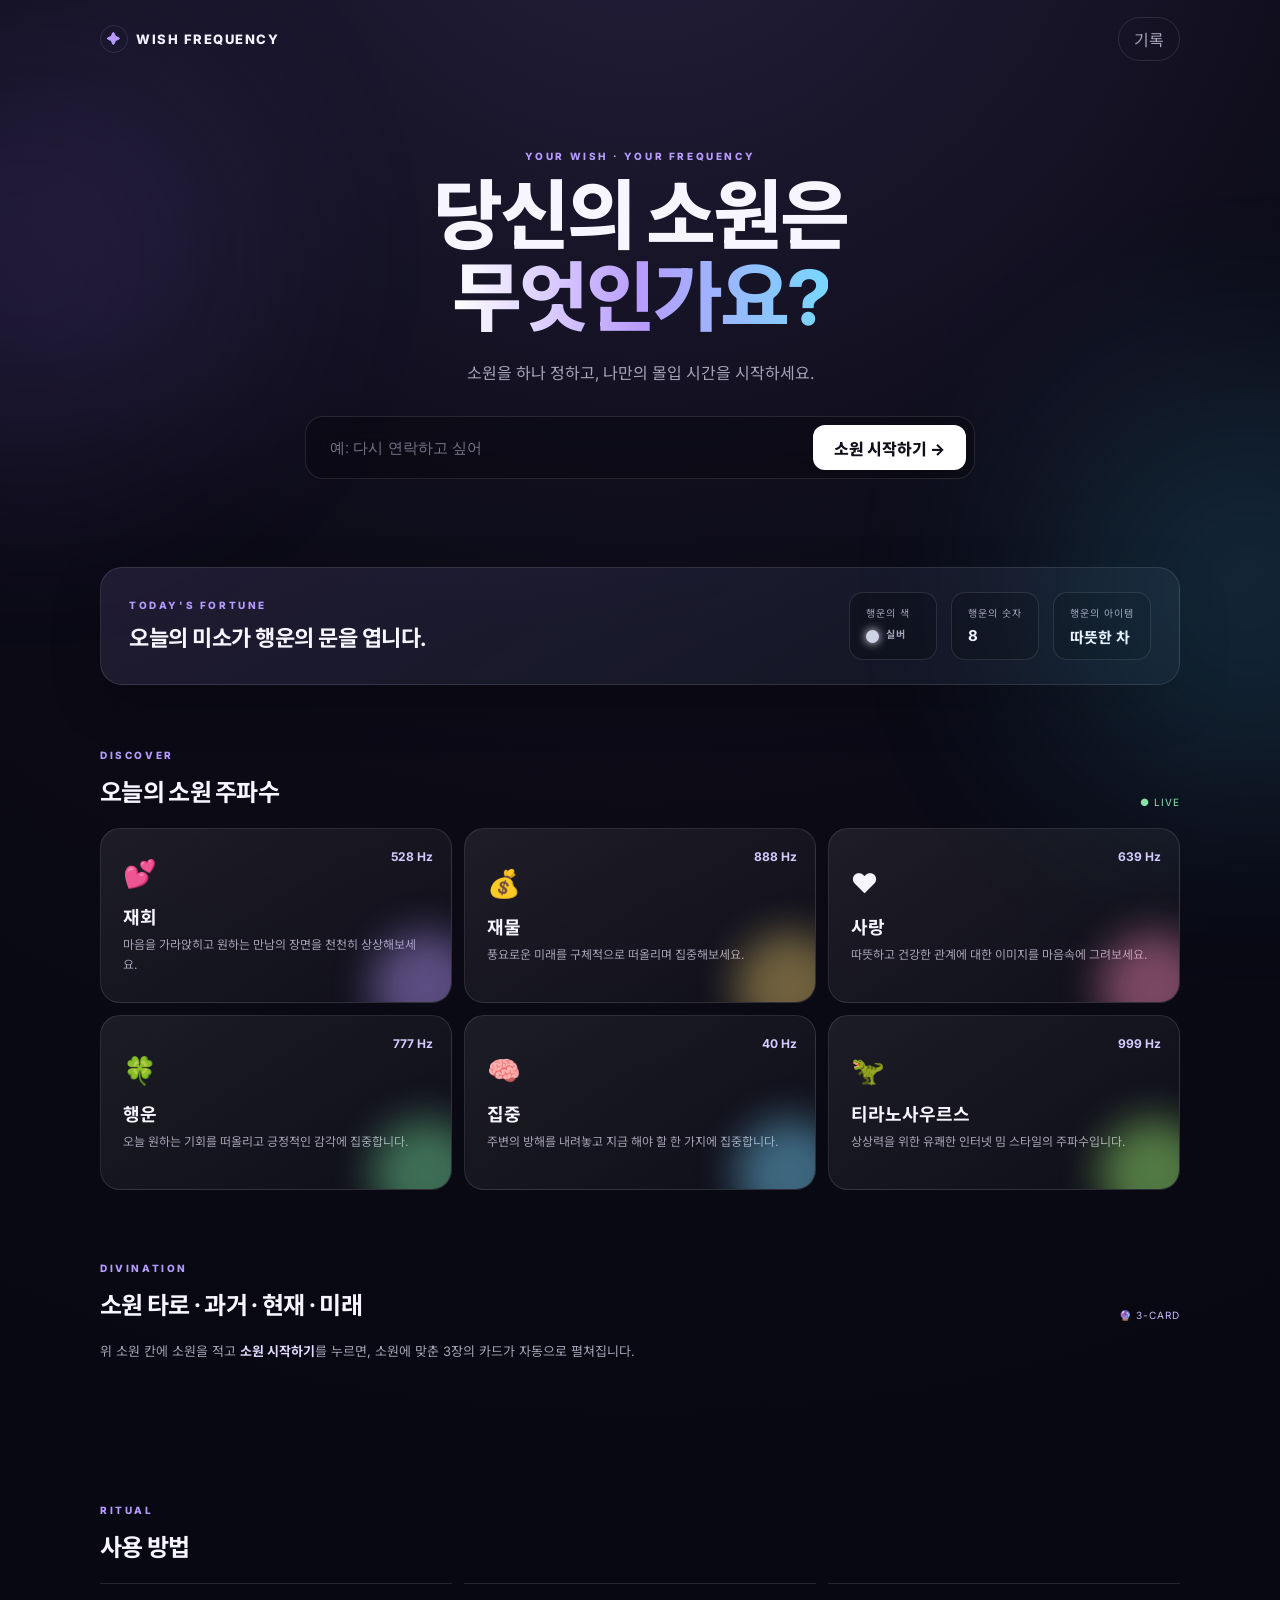
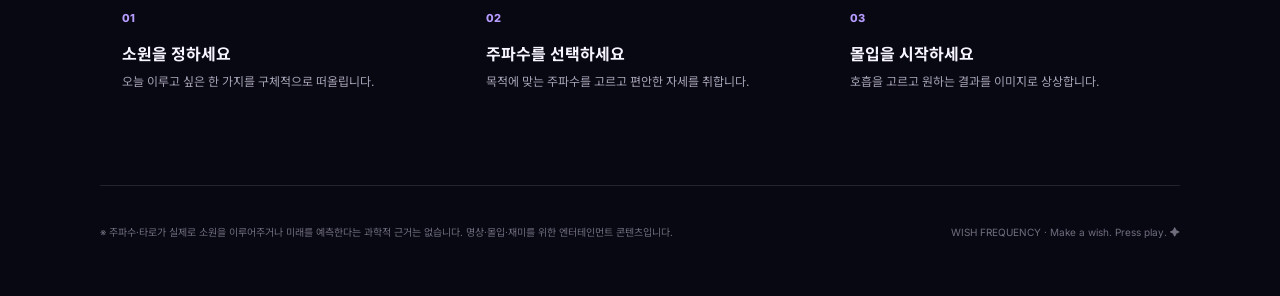
<file: index.html>
<!doctype html>
<html lang="ko">
<head>
  <meta charset="UTF-8" />
  <meta name="viewport" content="width=device-width, initial-scale=1.0" />
  <meta name="theme-color" content="#0b0b17" />
  <title>WISH FREQUENCY — 소원 주파수</title>
  <link rel="stylesheet" href="style.css" />
</head>
<body>
  <div class="ambient ambient-a"></div>
  <div class="ambient ambient-b"></div>

  <main class="app-shell">
    <header class="topbar">
      <div class="brand"><span class="brand-mark">✦</span><span>WISH FREQUENCY</span></div>
      <button id="historyBtn" class="ghost-btn">기록</button>
    </header>

    <section class="hero">
      <p class="eyebrow">YOUR WISH · YOUR FREQUENCY</p>
      <h1>당신의 소원은<br /><span>무엇인가요?</span></h1>
      <p class="hero-copy">소원을 하나 정하고, 나만의 몰입 시간을 시작하세요.</p>

      <div class="wish-box">
        <input id="wishInput" maxlength="80" placeholder="예: 다시 연락하고 싶어" autocomplete="off" />
        <button id="wishBtn">소원 시작하기 <span>→</span></button>
      </div>
    </section>

    <section class="fortune-strip">
      <div class="fortune-main">
        <p class="eyebrow">TODAY'S FORTUNE</p>
        <h2 id="fortuneText">오늘의 운세를 불러오는 중…</h2>
      </div>
      <div class="fortune-lucky">
        <div class="lucky-item"><span>행운의 색</span><strong><i id="luckyColorDot"></i><span id="luckyColor">—</span></strong></div>
        <div class="lucky-item"><span>행운의 숫자</span><strong id="luckyNumber">—</strong></div>
        <div class="lucky-item"><span>행운의 아이템</span><strong id="luckyItem">—</strong></div>
      </div>
    </section>

    <section class="section-block">
      <div class="section-heading">
        <div><p class="eyebrow">DISCOVER</p><h2>오늘의 소원 주파수</h2></div>
        <span class="live-dot">● LIVE</span>
      </div>
      <div id="frequencyGrid" class="frequency-grid"></div>
    </section>

    <section id="playerSection" class="player hidden">
      <div class="player-orbit"><div class="orbit-ring"></div><div class="orbit-core" id="orbitCore">528</div></div>
      <div class="player-info">
        <p class="eyebrow" id="playerCategory">REUNION</p>
        <h2 id="playerTitle">재회</h2>
        <p id="playerDescription">마음을 가라앉히고 원하는 장면을 천천히 상상해보세요.</p>
        <div class="wish-gauge">
          <div class="wish-gauge-head"><span>✦ 소원 성취 기운</span><strong id="wishGaugePct">0%</strong></div>
          <div class="wish-gauge-bar"><span id="wishGaugeFill"></span></div>
        </div>
        <div class="frequency-value"><strong id="playerFrequency">528</strong><span>Hz</span></div>
        <div class="timer-row"><span>남은 시간</span><strong id="timer">11:11</strong></div>
        <div class="progress"><span id="progressBar"></span></div>
        <div class="controls">
          <button id="restartBtn" class="round-btn">↻</button>
          <button id="playBtn" class="play-btn">▶</button>
          <button id="favoriteBtn" class="round-btn">♡</button>
        </div>
        <div class="ambient-mixer">
          <div class="mixer-top"><span class="mixer-label">🌧️ 배경 사운드</span><button id="shareBtn" class="share-btn">🔗 공유</button></div>
          <div class="mixer-btns">
            <button class="mix-btn active" data-amb="none">없음</button>
            <button class="mix-btn" data-amb="rain">빗소리</button>
            <button class="mix-btn" data-amb="waves">파도</button>
            <button class="mix-btn" data-amb="noise">화이트노이즈</button>
          </div>
          <label class="mixer-vol-row"><span>볼륨</span><input id="ambientVol" type="range" min="0" max="100" value="45" /></label>
        </div>
      </div>
    </section>

    <section class="section-block tarot-block" id="tarotSection">
      <div class="section-heading">
        <div><p class="eyebrow">DIVINATION</p><h2>소원 타로 · 과거 · 현재 · 미래</h2></div>
        <span class="live-dot tarot-badge">🔮 3-CARD</span>
      </div>
      <p class="tarot-guide" id="tarotGuide">위 소원 칸에 소원을 적고 <b>소원 시작하기</b>를 누르면, 소원에 맞춘 3장의 카드가 자동으로 펼쳐집니다.</p>
      <div id="tarotBoard" class="tarot-board count-3"></div>
      <div class="tarot-actions">
        <button id="tarotDrawBtn" class="tarot-draw-btn hidden">다시 뽑기 ✦</button>
        <button id="talismanBtn" class="talisman-btn hidden">🔮 소원 부적 카드 만들기</button>
      </div>
      <div id="tarotReading" class="tarot-reading hidden"></div>
    </section>

    <section class="howto">
      <div><p class="eyebrow">RITUAL</p><h2>사용 방법</h2></div>
      <div class="steps">
        <article><span>01</span><h3>소원을 정하세요</h3><p>오늘 이루고 싶은 한 가지를 구체적으로 떠올립니다.</p></article>
        <article><span>02</span><h3>주파수를 선택하세요</h3><p>목적에 맞는 주파수를 고르고 편안한 자세를 취합니다.</p></article>
        <article><span>03</span><h3>몰입을 시작하세요</h3><p>호흡을 고르고 원하는 결과를 이미지로 상상합니다.</p></article>
      </div>
    </section>

    <footer>
      <p>※ 주파수·타로가 실제로 소원을 이루어주거나 미래를 예측한다는 과학적 근거는 없습니다. 명상·몰입·재미를 위한 엔터테인먼트 콘텐츠입니다.</p>
      <p>WISH FREQUENCY · Make a wish. Press play. ✦</p>
    </footer>
  </main>

  <div id="affirmModal" class="modal hidden" role="dialog" aria-modal="true" aria-labelledby="affirmWish">
    <div class="modal-backdrop" id="affirmBackdrop"></div>
    <div class="modal-card">
      <span class="modal-eyebrow">✦ POSITIVE AFFIRMATION</span>
      <h3 id="affirmWish">“소원”</h3>
      <p class="modal-sub">아래 확언을 소리 내어 <b>3번</b> 외쳐보세요.</p>
      <ul id="affirmList" class="affirm-list"></ul>
      <button id="affirmReadBtn" class="affirm-read-btn">확언 외치기 <span id="affirmCount">(0/3)</span></button>
      <button id="affirmCloseBtn" class="affirm-close-btn">마음에 새기기</button>
    </div>
  </div>

  <div id="talismanModal" class="modal hidden" role="dialog" aria-modal="true">
    <div class="modal-backdrop" id="talismanBackdrop"></div>
    <div class="modal-card talisman-modal-card">
      <span class="modal-eyebrow">✦ WISH TALISMAN</span>
      <img id="talismanImg" class="talisman-img" alt="소원 부적 카드" />
      <a id="talismanDownload" class="affirm-read-btn talisman-save" download>이미지 저장하기 ⬇</a>
      <button id="talismanShare" class="affirm-close-btn talisman-share">공유하기 🔗</button>
      <button id="talismanCloseBtn" class="affirm-close-btn">닫기</button>
    </div>
  </div>

  <div id="toast" class="toast"></div>
  <script src="app.js"></script>
</body>
</html>
</file>
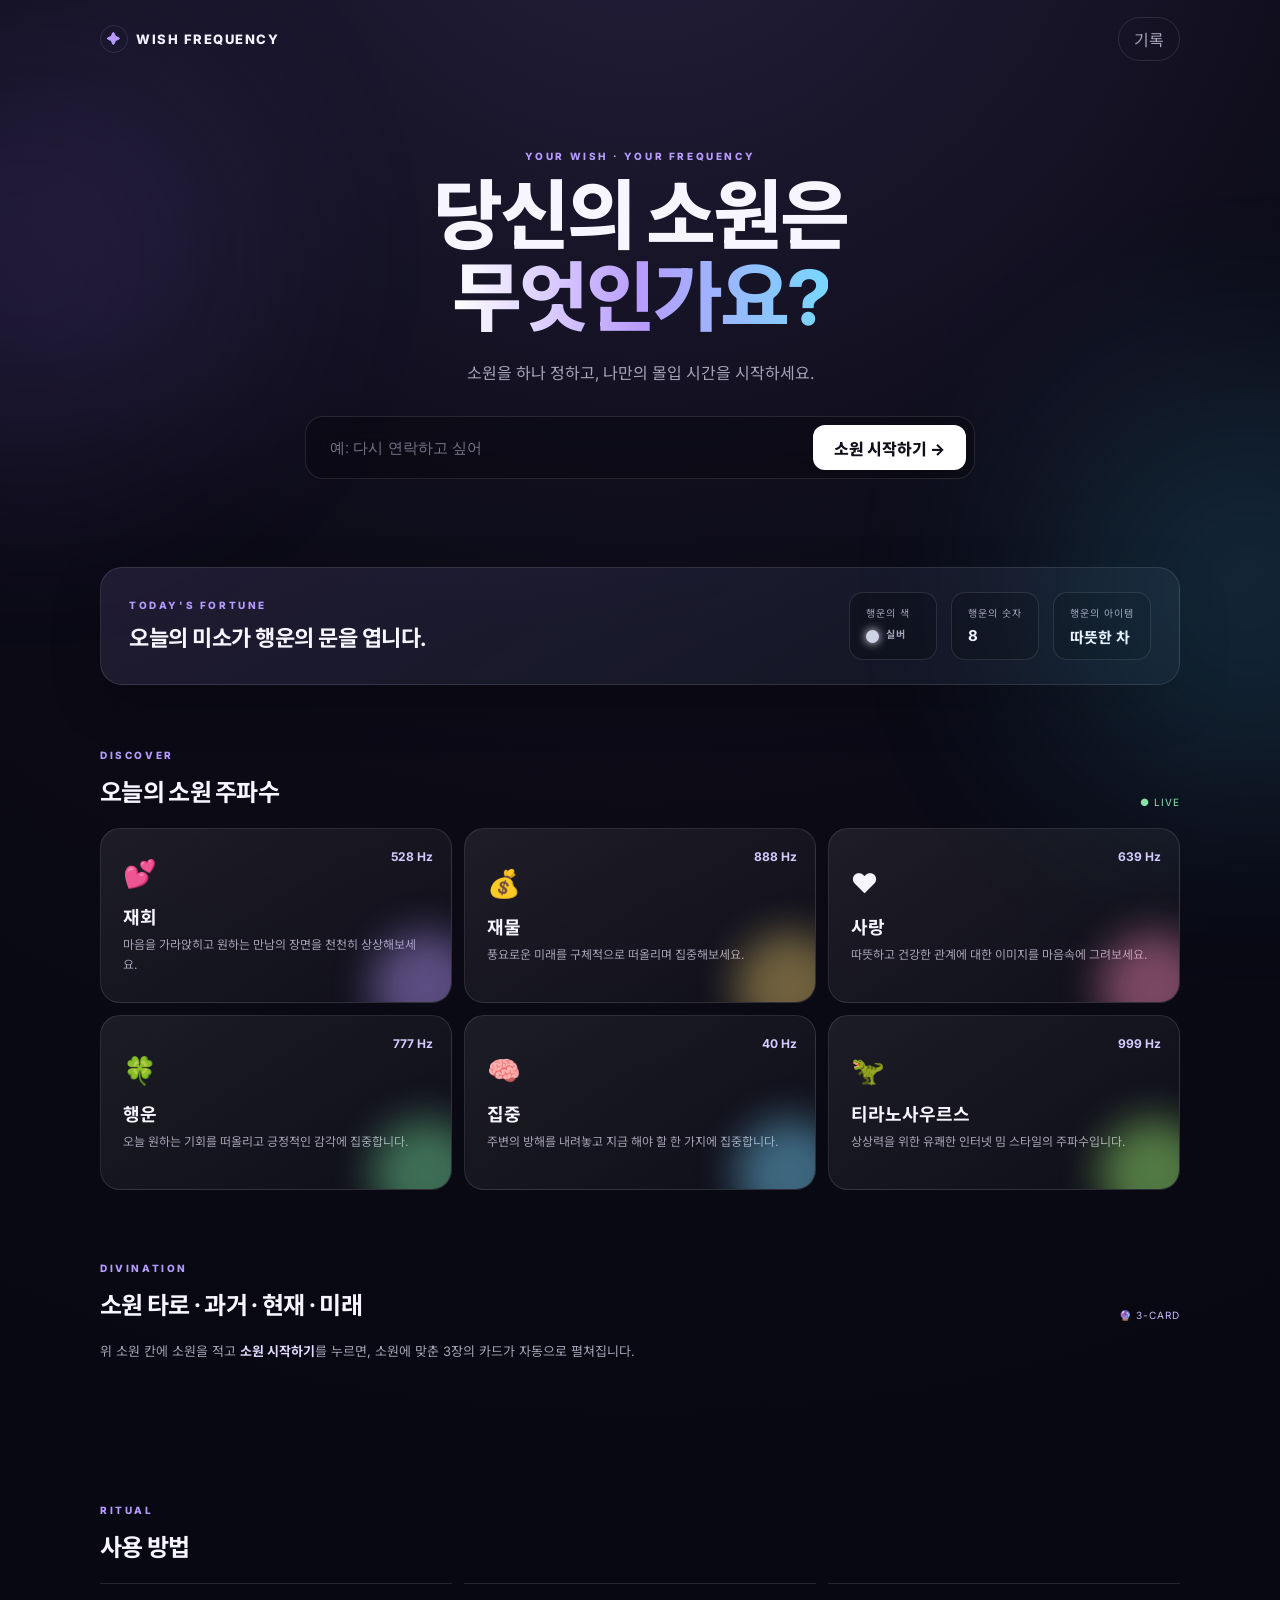
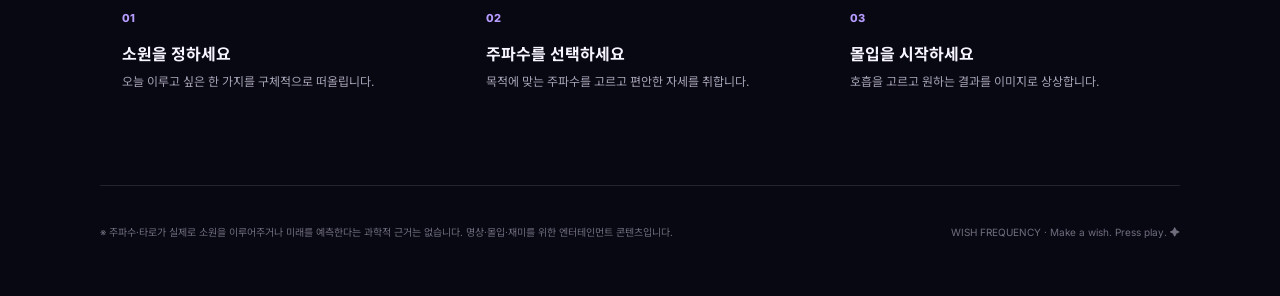
<file: web/index.html>
<!doctype html>
<html lang="ko">
<head>
  <meta charset="UTF-8" />
  <meta name="viewport" content="width=device-width, initial-scale=1.0" />
  <meta name="theme-color" content="#0b0b17" />
  <title>WISH FREQUENCY — 소원 주파수</title>
  <link rel="stylesheet" href="css/style.css" />
</head>
<body>
  <div class="ambient ambient-a"></div>
  <div class="ambient ambient-b"></div>

  <main class="app-shell">
    <header class="topbar">
      <div class="brand"><span class="brand-mark">✦</span><span>WISH FREQUENCY</span></div>
      <button id="historyBtn" class="ghost-btn">기록</button>
    </header>

    <section class="hero">
      <p class="eyebrow">YOUR WISH · YOUR FREQUENCY</p>
      <h1>당신의 소원은<br /><span>무엇인가요?</span></h1>
      <p class="hero-copy">소원을 하나 정하고, 나만의 몰입 시간을 시작하세요.</p>

      <div class="wish-box">
        <input id="wishInput" maxlength="80" placeholder="예: 다시 연락하고 싶어" autocomplete="off" />
        <button id="wishBtn">소원 시작하기 <span>→</span></button>
      </div>
    </section>

    <section class="fortune-strip">
      <div class="fortune-main">
        <p class="eyebrow">TODAY'S FORTUNE</p>
        <h2 id="fortuneText">오늘의 운세를 불러오는 중…</h2>
      </div>
      <div class="fortune-lucky">
        <div class="lucky-item"><span>행운의 색</span><strong><i id="luckyColorDot"></i><span id="luckyColor">—</span></strong></div>
        <div class="lucky-item"><span>행운의 숫자</span><strong id="luckyNumber">—</strong></div>
        <div class="lucky-item"><span>행운의 아이템</span><strong id="luckyItem">—</strong></div>
      </div>
    </section>

    <section class="section-block">
      <div class="section-heading">
        <div><p class="eyebrow">DISCOVER</p><h2>오늘의 소원 주파수</h2></div>
        <span class="live-dot">● LIVE</span>
      </div>
      <div id="frequencyGrid" class="frequency-grid"></div>
    </section>

    <section id="playerSection" class="player hidden">
      <div class="player-orbit"><div class="orbit-ring"></div><div class="orbit-core" id="orbitCore">528</div></div>
      <div class="player-info">
        <p class="eyebrow" id="playerCategory">REUNION</p>
        <h2 id="playerTitle">재회</h2>
        <p id="playerDescription">마음을 가라앉히고 원하는 장면을 천천히 상상해보세요.</p>
        <div class="wish-gauge">
          <div class="wish-gauge-head"><span>✦ 소원 성취 기운</span><strong id="wishGaugePct">0%</strong></div>
          <div class="wish-gauge-bar"><span id="wishGaugeFill"></span></div>
        </div>
        <div class="frequency-value"><strong id="playerFrequency">528</strong><span>Hz</span></div>
        <div class="timer-row"><span>남은 시간</span><strong id="timer">11:11</strong></div>
        <div class="progress"><span id="progressBar"></span></div>
        <div class="controls">
          <button id="restartBtn" class="round-btn">↻</button>
          <button id="playBtn" class="play-btn">▶</button>
          <button id="favoriteBtn" class="round-btn">♡</button>
        </div>
        <div class="ambient-mixer">
          <div class="mixer-top"><span class="mixer-label">🌧️ 배경 사운드</span><button id="shareBtn" class="share-btn">🔗 공유</button></div>
          <div class="mixer-btns">
            <button class="mix-btn active" data-amb="none">없음</button>
            <button class="mix-btn" data-amb="rain">빗소리</button>
            <button class="mix-btn" data-amb="waves">파도</button>
            <button class="mix-btn" data-amb="noise">화이트노이즈</button>
          </div>
          <label class="mixer-vol-row"><span>볼륨</span><input id="ambientVol" type="range" min="0" max="100" value="45" /></label>
        </div>
      </div>
    </section>

    <section class="section-block tarot-block" id="tarotSection">
      <div class="section-heading">
        <div><p class="eyebrow">DIVINATION</p><h2>소원 타로 · 과거 · 현재 · 미래</h2></div>
        <span class="live-dot tarot-badge">🔮 3-CARD</span>
      </div>
      <p class="tarot-guide" id="tarotGuide">위 소원 칸에 소원을 적고 <b>소원 시작하기</b>를 누르면, 소원에 맞춘 3장의 카드가 자동으로 펼쳐집니다.</p>
      <div id="tarotBoard" class="tarot-board count-3"></div>
      <div class="tarot-actions">
        <button id="tarotDrawBtn" class="tarot-draw-btn hidden">다시 뽑기 ✦</button>
        <button id="talismanBtn" class="talisman-btn hidden">🔮 소원 부적 카드 만들기</button>
      </div>
      <div id="tarotReading" class="tarot-reading hidden"></div>
    </section>

    <section class="howto">
      <div><p class="eyebrow">RITUAL</p><h2>사용 방법</h2></div>
      <div class="steps">
        <article><span>01</span><h3>소원을 정하세요</h3><p>오늘 이루고 싶은 한 가지를 구체적으로 떠올립니다.</p></article>
        <article><span>02</span><h3>주파수를 선택하세요</h3><p>목적에 맞는 주파수를 고르고 편안한 자세를 취합니다.</p></article>
        <article><span>03</span><h3>몰입을 시작하세요</h3><p>호흡을 고르고 원하는 결과를 이미지로 상상합니다.</p></article>
      </div>
    </section>

    <footer>
      <p>※ 주파수·타로가 실제로 소원을 이루어주거나 미래를 예측한다는 과학적 근거는 없습니다. 명상·몰입·재미를 위한 엔터테인먼트 콘텐츠입니다.</p>
      <p>WISH FREQUENCY · Make a wish. Press play. ✦</p>
    </footer>
  </main>

  <div id="affirmModal" class="modal hidden" role="dialog" aria-modal="true" aria-labelledby="affirmWish">
    <div class="modal-backdrop" id="affirmBackdrop"></div>
    <div class="modal-card">
      <span class="modal-eyebrow">✦ POSITIVE AFFIRMATION</span>
      <h3 id="affirmWish">“소원”</h3>
      <p class="modal-sub">아래 확언을 소리 내어 <b>3번</b> 외쳐보세요.</p>
      <ul id="affirmList" class="affirm-list"></ul>
      <button id="affirmReadBtn" class="affirm-read-btn">확언 외치기 <span id="affirmCount">(0/3)</span></button>
      <button id="affirmCloseBtn" class="affirm-close-btn">마음에 새기기</button>
    </div>
  </div>

  <div id="talismanModal" class="modal hidden" role="dialog" aria-modal="true">
    <div class="modal-backdrop" id="talismanBackdrop"></div>
    <div class="modal-card talisman-modal-card">
      <span class="modal-eyebrow">✦ WISH TALISMAN</span>
      <img id="talismanImg" class="talisman-img" alt="소원 부적 카드" />
      <a id="talismanDownload" class="affirm-read-btn talisman-save" download>이미지 저장하기 ⬇</a>
      <button id="talismanShare" class="affirm-close-btn talisman-share">공유하기 🔗</button>
      <button id="talismanCloseBtn" class="affirm-close-btn">닫기</button>
    </div>
  </div>

  <div id="toast" class="toast"></div>
  <script src="js/data.js"></script>
  <script src="js/app.js"></script>
</body>
</html>
</file>
<file: style.css>
@import url('https://fonts.googleapis.com/css2?family=Inter:wght@400;500;600;700;800&family=Noto+Sans+KR:wght@400;500;700;900&display=swap');

:root{--bg:#080812;--panel:rgba(255,255,255,.065);--line:rgba(255,255,255,.11);--text:#f7f5ff;--muted:#a7a3b7;--accent:#b79cff;--accent2:#78d7ff;--glow:rgba(183,156,255,.3)}
*{box-sizing:border-box}html{scroll-behavior:smooth}body{margin:0;background:radial-gradient(circle at 50% -10%,#25203d 0,#0c0b17 38%,var(--bg) 75%);color:var(--text);font-family:Inter,'Noto Sans KR',sans-serif;min-height:100vh;overflow-x:hidden}.ambient{position:fixed;width:420px;height:420px;border-radius:50%;filter:blur(110px);opacity:.15;pointer-events:none}.ambient-a{background:#9c78ff;top:5%;left:-180px}.ambient-b{background:#46d5ff;right:-180px;top:42%}.app-shell{width:min(1080px,92%);margin:auto}.topbar{height:78px;display:flex;align-items:center;justify-content:space-between}.brand{font-size:13px;font-weight:800;letter-spacing:1.5px}.brand-mark{display:inline-grid;place-items:center;width:28px;height:28px;margin-right:8px;border:1px solid var(--line);border-radius:50%;color:var(--accent)}button{font:inherit;color:inherit;border:0;cursor:pointer}.ghost-btn{background:transparent;border:1px solid var(--line);padding:9px 15px;border-radius:999px;color:var(--muted)}.hero{text-align:center;padding:72px 0 88px}.eyebrow{font-size:10px;letter-spacing:2.6px;color:var(--accent);font-weight:800;margin:0 0 12px}.hero h1{font-size:clamp(42px,7vw,76px);line-height:1.08;letter-spacing:-3px;margin:0;font-weight:800}.hero h1 span{background:linear-gradient(90deg,#fff,var(--accent),var(--accent2));-webkit-background-clip:text;background-clip:text;color:transparent}.hero-copy{color:var(--muted);margin:22px 0 32px}.wish-box{display:flex;gap:10px;max-width:670px;margin:auto;padding:8px;background:rgba(0,0,0,.25);border:1px solid var(--line);border-radius:18px;backdrop-filter:blur(16px)}.wish-box input{flex:1;min-width:0;background:transparent;border:0;outline:0;color:#fff;padding:14px 16px;font-size:15px}.wish-box input::placeholder{color:#777388}.wish-box button{background:#fff;color:#10101a;border-radius:12px;padding:0 21px;font-weight:800}.section-block{padding-bottom:72px}.section-heading{display:flex;justify-content:space-between;align-items:end;margin-bottom:20px}.section-heading h2,.howto h2{font-size:24px;margin:0;letter-spacing:-.7px}.live-dot{font-size:10px;letter-spacing:1px;color:#8ce4a6}.frequency-grid{display:grid;grid-template-columns:repeat(3,1fr);gap:12px}.freq-card{position:relative;text-align:left;min-height:175px;padding:22px;border:1px solid var(--line);border-radius:20px;background:linear-gradient(145deg,rgba(255,255,255,.08),rgba(255,255,255,.025));overflow:hidden;transition:.25s}.freq-card:hover{transform:translateY(-4px);border-color:rgba(183,156,255,.5);box-shadow:0 15px 40px rgba(0,0,0,.25)}.freq-card:after{content:'';position:absolute;width:110px;height:110px;border-radius:50%;right:-30px;bottom:-40px;background:var(--card-glow);filter:blur(20px);opacity:.45}.freq-icon{font-size:27px}.freq-card h3{margin:13px 0 6px;font-size:18px}.freq-card p{margin:0;color:var(--muted);font-size:12px;line-height:1.6}.hz{position:absolute;right:18px;top:20px;color:#d4ccff;font-size:12px;font-weight:700}.player{display:grid;grid-template-columns:310px 1fr;gap:48px;align-items:center;padding:52px;border:1px solid var(--line);border-radius:28px;background:linear-gradient(145deg,rgba(255,255,255,.09),rgba(255,255,255,.025));box-shadow:0 30px 80px rgba(0,0,0,.28);margin-bottom:88px}.hidden{display:none!important}.player-orbit{width:250px;height:250px;margin:auto;position:relative;display:grid;place-items:center}.orbit-ring{position:absolute;inset:0;border:1px solid rgba(183,156,255,.3);border-radius:50%;box-shadow:0 0 55px var(--glow);animation:pulse 3s ease-in-out infinite}.orbit-ring:before,.orbit-ring:after{content:'';position:absolute;width:7px;height:7px;border-radius:50%;background:#d8c9ff;box-shadow:0 0 18px #d8c9ff}.orbit-ring:before{top:15px;left:50%}.orbit-ring:after{bottom:30px;right:18px}.orbit-core{width:150px;height:150px;border-radius:50%;display:grid;place-items:center;background:radial-gradient(circle,#30254e,#12101f 65%);border:1px solid rgba(255,255,255,.14);font-size:34px;font-weight:800}.player-info h2{font-size:34px;margin:0 0 10px}.player-info>p:not(.eyebrow){color:var(--muted);line-height:1.7;margin:0 0 18px}.frequency-value{display:flex;align-items:baseline;gap:7px}.frequency-value strong{font-size:46px;letter-spacing:-2px}.frequency-value span{color:var(--muted)}.timer-row{display:flex;justify-content:space-between;margin:18px 0 7px;font-size:12px;color:var(--muted)}.timer-row strong{color:#fff;font-variant-numeric:tabular-nums}.progress{height:4px;background:rgba(255,255,255,.08);border-radius:5px;overflow:hidden}.progress span{display:block;height:100%;width:0;background:linear-gradient(90deg,var(--accent),var(--accent2));transition:width .5s linear}.controls{display:flex;align-items:center;gap:16px;margin-top:24px}.round-btn,.play-btn{width:44px;height:44px;border-radius:50%;background:rgba(255,255,255,.07);border:1px solid var(--line)}.play-btn{width:58px;height:58px;background:#fff;color:#111;font-size:17px}.howto{padding-bottom:70px}.steps{display:grid;grid-template-columns:repeat(3,1fr);gap:12px;margin-top:20px}.steps article{padding:22px;border-top:1px solid var(--line)}.steps span{color:var(--accent);font-size:11px;font-weight:800}.steps h3{margin:15px 0 7px;font-size:16px}.steps p{margin:0;color:var(--muted);font-size:12px;line-height:1.7}footer{border-top:1px solid var(--line);padding:28px 0 45px;color:#706d7e;font-size:10px;line-height:1.7;display:flex;justify-content:space-between;gap:20px}.toast{position:fixed;left:50%;bottom:25px;transform:translate(-50%,20px);opacity:0;background:#fff;color:#111;padding:11px 17px;border-radius:999px;font-size:12px;font-weight:700;transition:.25s;pointer-events:none}.toast.show{opacity:1;transform:translate(-50%,0)}.tarot-modes{display:flex;gap:8px}.tarot-mode{background:rgba(255,255,255,.05);border:1px solid var(--line);color:var(--muted);padding:8px 15px;border-radius:999px;font-size:12px;font-weight:700;transition:.2s}.tarot-mode.active{background:#fff;color:#12101f;border-color:#fff}.tarot-guide{color:var(--muted);font-size:13px;margin:0 0 26px}.tarot-board{display:flex;justify-content:center;flex-wrap:wrap;gap:22px;min-height:20px;margin-bottom:26px}.tarot-slot{display:flex;flex-direction:column;align-items:center;gap:12px}.tarot-slot-label{font-size:10px;letter-spacing:2px;color:var(--accent);font-weight:800}.tarot-card{width:150px;height:238px;perspective:1100px;cursor:default}.tarot-card-inner{position:relative;width:100%;height:100%;transition:transform .75s cubic-bezier(.4,.15,.2,1);transform-style:preserve-3d}.tarot-card.flipped .tarot-card-inner{transform:rotateY(180deg)}.tarot-face{position:absolute;inset:0;border-radius:16px;backface-visibility:hidden;-webkit-backface-visibility:hidden;display:flex;flex-direction:column;align-items:center;justify-content:center;border:1px solid var(--line);overflow:hidden}.tarot-back{background:radial-gradient(circle at 50% 30%,#3a2d63,#171227 70%);box-shadow:inset 0 0 40px rgba(183,156,255,.25)}.tarot-back span{font-size:34px;color:#d8c9ff;opacity:.85;text-shadow:0 0 22px var(--glow)}.tarot-back:before{content:'';position:absolute;inset:9px;border:1px solid rgba(183,156,255,.28);border-radius:11px}.tarot-front{transform:rotateY(180deg);background:linear-gradient(160deg,#241d3d,#120f21);gap:6px;padding:16px 12px;box-shadow:inset 0 0 34px rgba(120,215,255,.12)}.tarot-front:before{content:'';position:absolute;inset:8px;border:1px solid rgba(255,255,255,.12);border-radius:11px;pointer-events:none}.tarot-front.reversed .tarot-symbol{transform:rotate(180deg)}.tarot-no{position:absolute;top:14px;left:14px;font-size:11px;font-weight:800;color:var(--accent)}.tarot-symbol{font-size:52px;line-height:1;filter:drop-shadow(0 0 16px var(--glow));transition:transform .3s}.tarot-name{font-size:17px;font-weight:800;margin-top:4px}.tarot-en{font-size:10px;letter-spacing:1px;color:var(--muted)}.tarot-dir{margin-top:6px;font-size:10px;font-weight:800;letter-spacing:1px;padding:3px 10px;border-radius:999px;border:1px solid var(--line);color:#d4ccff}.tarot-actions{text-align:center;margin-bottom:26px}.tarot-draw-btn{background:linear-gradient(90deg,var(--accent),var(--accent2));color:#10101a;font-weight:800;padding:14px 30px;border-radius:999px;font-size:14px;box-shadow:0 12px 34px var(--glow);transition:.2s}.tarot-draw-btn:hover{transform:translateY(-2px)}.tarot-reading{max-width:640px;margin:auto;padding:24px;border:1px solid var(--line);border-radius:20px;background:linear-gradient(145deg,rgba(255,255,255,.07),rgba(255,255,255,.02));transition:.3s}.tarot-reading h3{margin:0 0 16px;font-size:15px;letter-spacing:-.3px}.reading-item{padding:14px 0;border-top:1px solid var(--line)}.reading-item:first-of-type{border-top:0;padding-top:0}.reading-item strong{display:block;font-size:14px;margin-bottom:6px}.reading-item strong em{color:var(--accent);font-style:normal;font-weight:700;font-size:12px}.reading-item p{margin:0;color:var(--muted);font-size:13px;line-height:1.7}.reading-item strong b,.reading-item p b{color:#e2d8ff;font-weight:800}.wish-box .wish-tarot-btn{background:rgba(183,156,255,.16);color:#e7ddff;border:1px solid rgba(183,156,255,.5)}.wish-box .wish-tarot-btn:hover{background:rgba(183,156,255,.28)}.tarot-badge{color:#c9b6ff}.tarot-guide b{color:#e2d8ff}.reading-lead{margin:0 0 4px;color:#d4ccff;font-size:13px;line-height:1.7;font-weight:600}.reading-summary{margin-top:16px;padding-top:16px;border-top:1px solid var(--line)}.reading-summary strong{display:block;font-size:14px;margin-bottom:8px;color:#fff}.reading-summary p{margin:0 0 10px;color:var(--muted);font-size:13px;line-height:1.75}.reading-summary p:last-child{margin-bottom:0}.reading-summary p b{color:#e2d8ff;font-weight:800}.reading-tip{border-top:1px dashed var(--line);padding-top:12px;color:#cfc7e6!important}.fortune-strip{display:flex;justify-content:space-between;align-items:center;gap:24px;flex-wrap:wrap;margin-bottom:64px;padding:24px 28px;border:1px solid var(--line);border-radius:22px;background:linear-gradient(145deg,rgba(183,156,255,.12),rgba(120,215,255,.05));box-shadow:0 18px 50px rgba(0,0,0,.22)}.fortune-main{flex:1;min-width:240px}.fortune-main h2{font-size:clamp(17px,2.4vw,22px);margin:6px 0 0;letter-spacing:-.5px;line-height:1.4}.fortune-lucky{display:flex;gap:14px;flex-wrap:wrap}.lucky-item{min-width:88px;padding:12px 16px;border:1px solid var(--line);border-radius:14px;background:rgba(0,0,0,.2)}.lucky-item span{display:block;font-size:10px;letter-spacing:1px;color:var(--muted);margin-bottom:6px}.lucky-item strong{display:flex;align-items:center;gap:7px;font-size:15px}.lucky-item strong i{width:13px;height:13px;border-radius:50%;box-shadow:0 0 10px currentColor;background:var(--accent)}.wish-gauge{margin:4px 0 20px}.wish-gauge-head{display:flex;justify-content:space-between;align-items:baseline;margin-bottom:8px;font-size:12px;color:var(--muted)}.wish-gauge-head strong{font-size:19px;color:#fff;font-variant-numeric:tabular-nums;background:linear-gradient(90deg,var(--accent),var(--accent2));-webkit-background-clip:text;background-clip:text;-webkit-text-fill-color:transparent}.wish-gauge-bar{height:9px;border-radius:6px;background:rgba(255,255,255,.08);overflow:hidden}.wish-gauge-bar span{display:block;height:100%;width:0;border-radius:6px;background:linear-gradient(90deg,var(--accent),var(--accent2));box-shadow:0 0 14px var(--glow);transition:width .1s linear}.modal{position:fixed;inset:0;z-index:120;display:grid;place-items:center;padding:20px}.modal.hidden{display:none!important}.modal-backdrop{position:absolute;inset:0;background:rgba(6,5,15,.72);backdrop-filter:blur(6px);opacity:0;transition:opacity .3s}.modal.show .modal-backdrop{opacity:1}.modal-card{position:relative;width:min(440px,100%);padding:34px 30px;border:1px solid var(--line);border-radius:24px;background:linear-gradient(160deg,#221b3b,#12101f);box-shadow:0 40px 90px rgba(0,0,0,.5),0 0 60px var(--glow);text-align:center;transform:translateY(14px) scale(.96);opacity:0;transition:.32s cubic-bezier(.2,.8,.2,1)}.modal.show .modal-card{transform:none;opacity:1}.modal-eyebrow{font-size:10px;letter-spacing:2.4px;color:var(--accent);font-weight:800}.modal-card h3{font-size:20px;margin:12px 0 6px;letter-spacing:-.5px;word-break:keep-all}.modal-sub{color:var(--muted);font-size:12px;margin:0 0 20px}.modal-sub b{color:#e2d8ff}.affirm-list{list-style:none;margin:0 0 22px;padding:0;display:flex;flex-direction:column;gap:10px}.affirm-list li{padding:14px 16px;border:1px solid var(--line);border-radius:14px;background:rgba(255,255,255,.04);font-size:15px;font-weight:600;line-height:1.5;word-break:keep-all;transition:.3s}.affirm-list li.read{border-color:rgba(183,156,255,.6);background:linear-gradient(90deg,rgba(183,156,255,.16),rgba(120,215,255,.08));box-shadow:0 0 22px var(--glow)}.affirm-list li.shout{animation:shout .4s ease}.affirm-read-btn{width:100%;background:linear-gradient(90deg,var(--accent),var(--accent2));color:#12101f;font-weight:800;padding:14px;border-radius:12px;font-size:14px;margin-bottom:10px;transition:.2s}.affirm-read-btn:disabled{opacity:.92;cursor:default}.affirm-close-btn{width:100%;background:transparent;border:1px solid var(--line);color:var(--muted);padding:12px;border-radius:12px;font-size:13px;font-weight:700}.talisman-btn{background:rgba(183,156,255,.16);color:#e7ddff;border:1px solid rgba(183,156,255,.5);font-weight:800;padding:14px 24px;border-radius:999px;font-size:14px;margin:10px 6px 0;transition:.2s}.talisman-btn:hover{transform:translateY(-2px);background:rgba(183,156,255,.3)}.talisman-modal-card{width:min(408px,100%)}.talisman-img{width:100%;border-radius:16px;display:block;margin:8px 0 18px;box-shadow:0 22px 55px rgba(0,0,0,.5)}a.talisman-save{display:block;text-decoration:none;text-align:center;box-sizing:border-box}.talisman-share{margin-bottom:10px;color:#e7ddff;border-color:rgba(183,156,255,.5)}.ambient-mixer{margin-top:22px;padding-top:18px;border-top:1px solid var(--line)}.mixer-top{display:flex;justify-content:space-between;align-items:center;margin-bottom:12px}.mixer-label{font-size:12px;color:var(--muted);font-weight:700}.share-btn{background:rgba(183,156,255,.16);border:1px solid rgba(183,156,255,.5);color:#e7ddff;padding:7px 14px;border-radius:999px;font-size:12px;font-weight:800;transition:.2s}.share-btn:hover{background:rgba(183,156,255,.3)}.mixer-btns{display:flex;gap:8px;flex-wrap:wrap;margin-bottom:14px}.mix-btn{background:rgba(255,255,255,.05);border:1px solid var(--line);color:var(--muted);padding:9px 14px;border-radius:999px;font-size:12px;font-weight:700;transition:.2s}.mix-btn:hover{border-color:rgba(183,156,255,.5)}.mix-btn.active{background:#fff;color:#12101f;border-color:#fff}.mixer-vol-row{display:flex;align-items:center;gap:12px;font-size:11px;color:var(--muted)}.mixer-vol-row input{flex:1;accent-color:var(--accent);height:4px}@keyframes shout{0%{transform:scale(1)}40%{transform:scale(1.05);box-shadow:0 0 26px var(--glow)}100%{transform:scale(1)}}.confetti-wrap{position:fixed;inset:0;pointer-events:none;overflow:hidden;z-index:200}.confetti-wrap i{position:absolute;top:-24px;width:9px;height:15px;border-radius:2px;opacity:.96;animation:confetti-fall linear forwards}.confetti-wrap i.spark{width:8px;height:8px;border-radius:50%}@keyframes confetti-fall{0%{transform:translateY(-24px) rotate(0);opacity:1}100%{transform:translateY(106vh) rotate(680deg);opacity:.85}}@keyframes pulse{50%{transform:scale(1.04);opacity:.75}}@media(max-width:760px){.hero{padding:50px 0 60px}.wish-box{flex-direction:column}.wish-box button{height:50px}.frequency-grid,.steps{grid-template-columns:1fr 1fr}.player{grid-template-columns:1fr;padding:30px 22px;gap:30px}.player-orbit{width:190px;height:190px}.orbit-core{width:115px;height:115px;font-size:27px}footer{display:block}.frequency-grid .freq-card:last-child{grid-column:1/-1}}@media(max-width:480px){.frequency-grid,.steps{grid-template-columns:1fr}.hero h1{letter-spacing:-2px}.section-heading{align-items:start}.live-dot{display:none}.tarot-board{gap:14px}.tarot-card{width:122px;height:196px}.tarot-symbol{font-size:42px}.tarot-name{font-size:15px}}
</file>
<file: web/css/style.css>
@import url('https://fonts.googleapis.com/css2?family=Inter:wght@400;500;600;700;800&family=Noto+Sans+KR:wght@400;500;700;900&display=swap');

:root{--bg:#080812;--panel:rgba(255,255,255,.065);--line:rgba(255,255,255,.11);--text:#f7f5ff;--muted:#a7a3b7;--accent:#b79cff;--accent2:#78d7ff;--glow:rgba(183,156,255,.3)}
*{box-sizing:border-box}html{scroll-behavior:smooth}body{margin:0;background:radial-gradient(circle at 50% -10%,#25203d 0,#0c0b17 38%,var(--bg) 75%);color:var(--text);font-family:Inter,'Noto Sans KR',sans-serif;min-height:100vh;overflow-x:hidden}.ambient{position:fixed;width:420px;height:420px;border-radius:50%;filter:blur(110px);opacity:.15;pointer-events:none}.ambient-a{background:#9c78ff;top:5%;left:-180px}.ambient-b{background:#46d5ff;right:-180px;top:42%}.app-shell{width:min(1080px,92%);margin:auto}.topbar{height:78px;display:flex;align-items:center;justify-content:space-between}.brand{font-size:13px;font-weight:800;letter-spacing:1.5px}.brand-mark{display:inline-grid;place-items:center;width:28px;height:28px;margin-right:8px;border:1px solid var(--line);border-radius:50%;color:var(--accent)}button{font:inherit;color:inherit;border:0;cursor:pointer}.ghost-btn{background:transparent;border:1px solid var(--line);padding:9px 15px;border-radius:999px;color:var(--muted)}.hero{text-align:center;padding:72px 0 88px}.eyebrow{font-size:10px;letter-spacing:2.6px;color:var(--accent);font-weight:800;margin:0 0 12px}.hero h1{font-size:clamp(42px,7vw,76px);line-height:1.08;letter-spacing:-3px;margin:0;font-weight:800}.hero h1 span{background:linear-gradient(90deg,#fff,var(--accent),var(--accent2));-webkit-background-clip:text;background-clip:text;color:transparent}.hero-copy{color:var(--muted);margin:22px 0 32px}.wish-box{display:flex;gap:10px;max-width:670px;margin:auto;padding:8px;background:rgba(0,0,0,.25);border:1px solid var(--line);border-radius:18px;backdrop-filter:blur(16px)}.wish-box input{flex:1;min-width:0;background:transparent;border:0;outline:0;color:#fff;padding:14px 16px;font-size:15px}.wish-box input::placeholder{color:#777388}.wish-box button{background:#fff;color:#10101a;border-radius:12px;padding:0 21px;font-weight:800}.section-block{padding-bottom:72px}.section-heading{display:flex;justify-content:space-between;align-items:end;margin-bottom:20px}.section-heading h2,.howto h2{font-size:24px;margin:0;letter-spacing:-.7px}.live-dot{font-size:10px;letter-spacing:1px;color:#8ce4a6}.frequency-grid{display:grid;grid-template-columns:repeat(3,1fr);gap:12px}.freq-card{position:relative;text-align:left;min-height:175px;padding:22px;border:1px solid var(--line);border-radius:20px;background:linear-gradient(145deg,rgba(255,255,255,.08),rgba(255,255,255,.025));overflow:hidden;transition:.25s}.freq-card:hover{transform:translateY(-4px);border-color:rgba(183,156,255,.5);box-shadow:0 15px 40px rgba(0,0,0,.25)}.freq-card:after{content:'';position:absolute;width:110px;height:110px;border-radius:50%;right:-30px;bottom:-40px;background:var(--card-glow);filter:blur(20px);opacity:.45}.freq-icon{font-size:27px}.freq-card h3{margin:13px 0 6px;font-size:18px}.freq-card p{margin:0;color:var(--muted);font-size:12px;line-height:1.6}.hz{position:absolute;right:18px;top:20px;color:#d4ccff;font-size:12px;font-weight:700}.player{display:grid;grid-template-columns:310px 1fr;gap:48px;align-items:center;padding:52px;border:1px solid var(--line);border-radius:28px;background:linear-gradient(145deg,rgba(255,255,255,.09),rgba(255,255,255,.025));box-shadow:0 30px 80px rgba(0,0,0,.28);margin-bottom:88px}.hidden{display:none!important}.player-orbit{width:250px;height:250px;margin:auto;position:relative;display:grid;place-items:center}.orbit-ring{position:absolute;inset:0;border:1px solid rgba(183,156,255,.3);border-radius:50%;box-shadow:0 0 55px var(--glow);animation:pulse 3s ease-in-out infinite}.orbit-ring:before,.orbit-ring:after{content:'';position:absolute;width:7px;height:7px;border-radius:50%;background:#d8c9ff;box-shadow:0 0 18px #d8c9ff}.orbit-ring:before{top:15px;left:50%}.orbit-ring:after{bottom:30px;right:18px}.orbit-core{width:150px;height:150px;border-radius:50%;display:grid;place-items:center;background:radial-gradient(circle,#30254e,#12101f 65%);border:1px solid rgba(255,255,255,.14);font-size:34px;font-weight:800}.player-info h2{font-size:34px;margin:0 0 10px}.player-info>p:not(.eyebrow){color:var(--muted);line-height:1.7;margin:0 0 18px}.frequency-value{display:flex;align-items:baseline;gap:7px}.frequency-value strong{font-size:46px;letter-spacing:-2px}.frequency-value span{color:var(--muted)}.timer-row{display:flex;justify-content:space-between;margin:18px 0 7px;font-size:12px;color:var(--muted)}.timer-row strong{color:#fff;font-variant-numeric:tabular-nums}.progress{height:4px;background:rgba(255,255,255,.08);border-radius:5px;overflow:hidden}.progress span{display:block;height:100%;width:0;background:linear-gradient(90deg,var(--accent),var(--accent2));transition:width .5s linear}.controls{display:flex;align-items:center;gap:16px;margin-top:24px}.round-btn,.play-btn{width:44px;height:44px;border-radius:50%;background:rgba(255,255,255,.07);border:1px solid var(--line)}.play-btn{width:58px;height:58px;background:#fff;color:#111;font-size:17px}.howto{padding-bottom:70px}.steps{display:grid;grid-template-columns:repeat(3,1fr);gap:12px;margin-top:20px}.steps article{padding:22px;border-top:1px solid var(--line)}.steps span{color:var(--accent);font-size:11px;font-weight:800}.steps h3{margin:15px 0 7px;font-size:16px}.steps p{margin:0;color:var(--muted);font-size:12px;line-height:1.7}footer{border-top:1px solid var(--line);padding:28px 0 45px;color:#706d7e;font-size:10px;line-height:1.7;display:flex;justify-content:space-between;gap:20px}.toast{position:fixed;left:50%;bottom:25px;transform:translate(-50%,20px);opacity:0;background:#fff;color:#111;padding:11px 17px;border-radius:999px;font-size:12px;font-weight:700;transition:.25s;pointer-events:none}.toast.show{opacity:1;transform:translate(-50%,0)}.tarot-modes{display:flex;gap:8px}.tarot-mode{background:rgba(255,255,255,.05);border:1px solid var(--line);color:var(--muted);padding:8px 15px;border-radius:999px;font-size:12px;font-weight:700;transition:.2s}.tarot-mode.active{background:#fff;color:#12101f;border-color:#fff}.tarot-guide{color:var(--muted);font-size:13px;margin:0 0 26px}.tarot-board{display:flex;justify-content:center;flex-wrap:wrap;gap:22px;min-height:20px;margin-bottom:26px}.tarot-slot{display:flex;flex-direction:column;align-items:center;gap:12px}.tarot-slot-label{font-size:10px;letter-spacing:2px;color:var(--accent);font-weight:800}.tarot-card{width:150px;height:238px;perspective:1100px;cursor:default}.tarot-card-inner{position:relative;width:100%;height:100%;transition:transform .75s cubic-bezier(.4,.15,.2,1);transform-style:preserve-3d}.tarot-card.flipped .tarot-card-inner{transform:rotateY(180deg)}.tarot-face{position:absolute;inset:0;border-radius:16px;backface-visibility:hidden;-webkit-backface-visibility:hidden;display:flex;flex-direction:column;align-items:center;justify-content:center;border:1px solid var(--line);overflow:hidden}.tarot-back{background:radial-gradient(circle at 50% 30%,#3a2d63,#171227 70%);box-shadow:inset 0 0 40px rgba(183,156,255,.25)}.tarot-back span{font-size:34px;color:#d8c9ff;opacity:.85;text-shadow:0 0 22px var(--glow)}.tarot-back:before{content:'';position:absolute;inset:9px;border:1px solid rgba(183,156,255,.28);border-radius:11px}.tarot-front{transform:rotateY(180deg);background:linear-gradient(160deg,#241d3d,#120f21);gap:6px;padding:16px 12px;box-shadow:inset 0 0 34px rgba(120,215,255,.12)}.tarot-front:before{content:'';position:absolute;inset:8px;border:1px solid rgba(255,255,255,.12);border-radius:11px;pointer-events:none}.tarot-front.reversed .tarot-symbol{transform:rotate(180deg)}.tarot-no{position:absolute;top:14px;left:14px;font-size:11px;font-weight:800;color:var(--accent)}.tarot-symbol{font-size:52px;line-height:1;filter:drop-shadow(0 0 16px var(--glow));transition:transform .3s}.tarot-name{font-size:17px;font-weight:800;margin-top:4px}.tarot-en{font-size:10px;letter-spacing:1px;color:var(--muted)}.tarot-dir{margin-top:6px;font-size:10px;font-weight:800;letter-spacing:1px;padding:3px 10px;border-radius:999px;border:1px solid var(--line);color:#d4ccff}.tarot-actions{text-align:center;margin-bottom:26px}.tarot-draw-btn{background:linear-gradient(90deg,var(--accent),var(--accent2));color:#10101a;font-weight:800;padding:14px 30px;border-radius:999px;font-size:14px;box-shadow:0 12px 34px var(--glow);transition:.2s}.tarot-draw-btn:hover{transform:translateY(-2px)}.tarot-reading{max-width:640px;margin:auto;padding:24px;border:1px solid var(--line);border-radius:20px;background:linear-gradient(145deg,rgba(255,255,255,.07),rgba(255,255,255,.02));transition:.3s}.tarot-reading h3{margin:0 0 16px;font-size:15px;letter-spacing:-.3px}.reading-item{padding:14px 0;border-top:1px solid var(--line)}.reading-item:first-of-type{border-top:0;padding-top:0}.reading-item strong{display:block;font-size:14px;margin-bottom:6px}.reading-item strong em{color:var(--accent);font-style:normal;font-weight:700;font-size:12px}.reading-item p{margin:0;color:var(--muted);font-size:13px;line-height:1.7}.reading-item strong b,.reading-item p b{color:#e2d8ff;font-weight:800}.wish-box .wish-tarot-btn{background:rgba(183,156,255,.16);color:#e7ddff;border:1px solid rgba(183,156,255,.5)}.wish-box .wish-tarot-btn:hover{background:rgba(183,156,255,.28)}.tarot-badge{color:#c9b6ff}.tarot-guide b{color:#e2d8ff}.reading-lead{margin:0 0 4px;color:#d4ccff;font-size:13px;line-height:1.7;font-weight:600}.reading-summary{margin-top:16px;padding-top:16px;border-top:1px solid var(--line)}.reading-summary strong{display:block;font-size:14px;margin-bottom:8px;color:#fff}.reading-summary p{margin:0 0 10px;color:var(--muted);font-size:13px;line-height:1.75}.reading-summary p:last-child{margin-bottom:0}.reading-summary p b{color:#e2d8ff;font-weight:800}.reading-tip{border-top:1px dashed var(--line);padding-top:12px;color:#cfc7e6!important}.fortune-strip{display:flex;justify-content:space-between;align-items:center;gap:24px;flex-wrap:wrap;margin-bottom:64px;padding:24px 28px;border:1px solid var(--line);border-radius:22px;background:linear-gradient(145deg,rgba(183,156,255,.12),rgba(120,215,255,.05));box-shadow:0 18px 50px rgba(0,0,0,.22)}.fortune-main{flex:1;min-width:240px}.fortune-main h2{font-size:clamp(17px,2.4vw,22px);margin:6px 0 0;letter-spacing:-.5px;line-height:1.4}.fortune-lucky{display:flex;gap:14px;flex-wrap:wrap}.lucky-item{min-width:88px;padding:12px 16px;border:1px solid var(--line);border-radius:14px;background:rgba(0,0,0,.2)}.lucky-item span{display:block;font-size:10px;letter-spacing:1px;color:var(--muted);margin-bottom:6px}.lucky-item strong{display:flex;align-items:center;gap:7px;font-size:15px}.lucky-item strong i{width:13px;height:13px;border-radius:50%;box-shadow:0 0 10px currentColor;background:var(--accent)}.wish-gauge{margin:4px 0 20px}.wish-gauge-head{display:flex;justify-content:space-between;align-items:baseline;margin-bottom:8px;font-size:12px;color:var(--muted)}.wish-gauge-head strong{font-size:19px;color:#fff;font-variant-numeric:tabular-nums;background:linear-gradient(90deg,var(--accent),var(--accent2));-webkit-background-clip:text;background-clip:text;-webkit-text-fill-color:transparent}.wish-gauge-bar{height:9px;border-radius:6px;background:rgba(255,255,255,.08);overflow:hidden}.wish-gauge-bar span{display:block;height:100%;width:0;border-radius:6px;background:linear-gradient(90deg,var(--accent),var(--accent2));box-shadow:0 0 14px var(--glow);transition:width .1s linear}.modal{position:fixed;inset:0;z-index:120;display:grid;place-items:center;padding:20px}.modal.hidden{display:none!important}.modal-backdrop{position:absolute;inset:0;background:rgba(6,5,15,.72);backdrop-filter:blur(6px);opacity:0;transition:opacity .3s}.modal.show .modal-backdrop{opacity:1}.modal-card{position:relative;width:min(440px,100%);padding:34px 30px;border:1px solid var(--line);border-radius:24px;background:linear-gradient(160deg,#221b3b,#12101f);box-shadow:0 40px 90px rgba(0,0,0,.5),0 0 60px var(--glow);text-align:center;transform:translateY(14px) scale(.96);opacity:0;transition:.32s cubic-bezier(.2,.8,.2,1)}.modal.show .modal-card{transform:none;opacity:1}.modal-eyebrow{font-size:10px;letter-spacing:2.4px;color:var(--accent);font-weight:800}.modal-card h3{font-size:20px;margin:12px 0 6px;letter-spacing:-.5px;word-break:keep-all}.modal-sub{color:var(--muted);font-size:12px;margin:0 0 20px}.modal-sub b{color:#e2d8ff}.affirm-list{list-style:none;margin:0 0 22px;padding:0;display:flex;flex-direction:column;gap:10px}.affirm-list li{padding:14px 16px;border:1px solid var(--line);border-radius:14px;background:rgba(255,255,255,.04);font-size:15px;font-weight:600;line-height:1.5;word-break:keep-all;transition:.3s}.affirm-list li.read{border-color:rgba(183,156,255,.6);background:linear-gradient(90deg,rgba(183,156,255,.16),rgba(120,215,255,.08));box-shadow:0 0 22px var(--glow)}.affirm-list li.shout{animation:shout .4s ease}.affirm-read-btn{width:100%;background:linear-gradient(90deg,var(--accent),var(--accent2));color:#12101f;font-weight:800;padding:14px;border-radius:12px;font-size:14px;margin-bottom:10px;transition:.2s}.affirm-read-btn:disabled{opacity:.92;cursor:default}.affirm-close-btn{width:100%;background:transparent;border:1px solid var(--line);color:var(--muted);padding:12px;border-radius:12px;font-size:13px;font-weight:700}.talisman-btn{background:rgba(183,156,255,.16);color:#e7ddff;border:1px solid rgba(183,156,255,.5);font-weight:800;padding:14px 24px;border-radius:999px;font-size:14px;margin:10px 6px 0;transition:.2s}.talisman-btn:hover{transform:translateY(-2px);background:rgba(183,156,255,.3)}.talisman-modal-card{width:min(408px,100%)}.talisman-img{width:100%;border-radius:16px;display:block;margin:8px 0 18px;box-shadow:0 22px 55px rgba(0,0,0,.5)}a.talisman-save{display:block;text-decoration:none;text-align:center;box-sizing:border-box}.talisman-share{margin-bottom:10px;color:#e7ddff;border-color:rgba(183,156,255,.5)}.ambient-mixer{margin-top:22px;padding-top:18px;border-top:1px solid var(--line)}.mixer-top{display:flex;justify-content:space-between;align-items:center;margin-bottom:12px}.mixer-label{font-size:12px;color:var(--muted);font-weight:700}.share-btn{background:rgba(183,156,255,.16);border:1px solid rgba(183,156,255,.5);color:#e7ddff;padding:7px 14px;border-radius:999px;font-size:12px;font-weight:800;transition:.2s}.share-btn:hover{background:rgba(183,156,255,.3)}.mixer-btns{display:flex;gap:8px;flex-wrap:wrap;margin-bottom:14px}.mix-btn{background:rgba(255,255,255,.05);border:1px solid var(--line);color:var(--muted);padding:9px 14px;border-radius:999px;font-size:12px;font-weight:700;transition:.2s}.mix-btn:hover{border-color:rgba(183,156,255,.5)}.mix-btn.active{background:#fff;color:#12101f;border-color:#fff}.mixer-vol-row{display:flex;align-items:center;gap:12px;font-size:11px;color:var(--muted)}.mixer-vol-row input{flex:1;accent-color:var(--accent);height:4px}@keyframes shout{0%{transform:scale(1)}40%{transform:scale(1.05);box-shadow:0 0 26px var(--glow)}100%{transform:scale(1)}}.confetti-wrap{position:fixed;inset:0;pointer-events:none;overflow:hidden;z-index:200}.confetti-wrap i{position:absolute;top:-24px;width:9px;height:15px;border-radius:2px;opacity:.96;animation:confetti-fall linear forwards}.confetti-wrap i.spark{width:8px;height:8px;border-radius:50%}@keyframes confetti-fall{0%{transform:translateY(-24px) rotate(0);opacity:1}100%{transform:translateY(106vh) rotate(680deg);opacity:.85}}@keyframes pulse{50%{transform:scale(1.04);opacity:.75}}@media(max-width:760px){.hero{padding:50px 0 60px}.wish-box{flex-direction:column}.wish-box button{height:50px}.frequency-grid,.steps{grid-template-columns:1fr 1fr}.player{grid-template-columns:1fr;padding:30px 22px;gap:30px}.player-orbit{width:190px;height:190px}.orbit-core{width:115px;height:115px;font-size:27px}footer{display:block}.frequency-grid .freq-card:last-child{grid-column:1/-1}}@media(max-width:480px){.frequency-grid,.steps{grid-template-columns:1fr}.hero h1{letter-spacing:-2px}.section-heading{align-items:start}.live-dot{display:none}.tarot-board{gap:14px}.tarot-card{width:122px;height:196px}.tarot-symbol{font-size:42px}.tarot-name{font-size:15px}}
</file>
